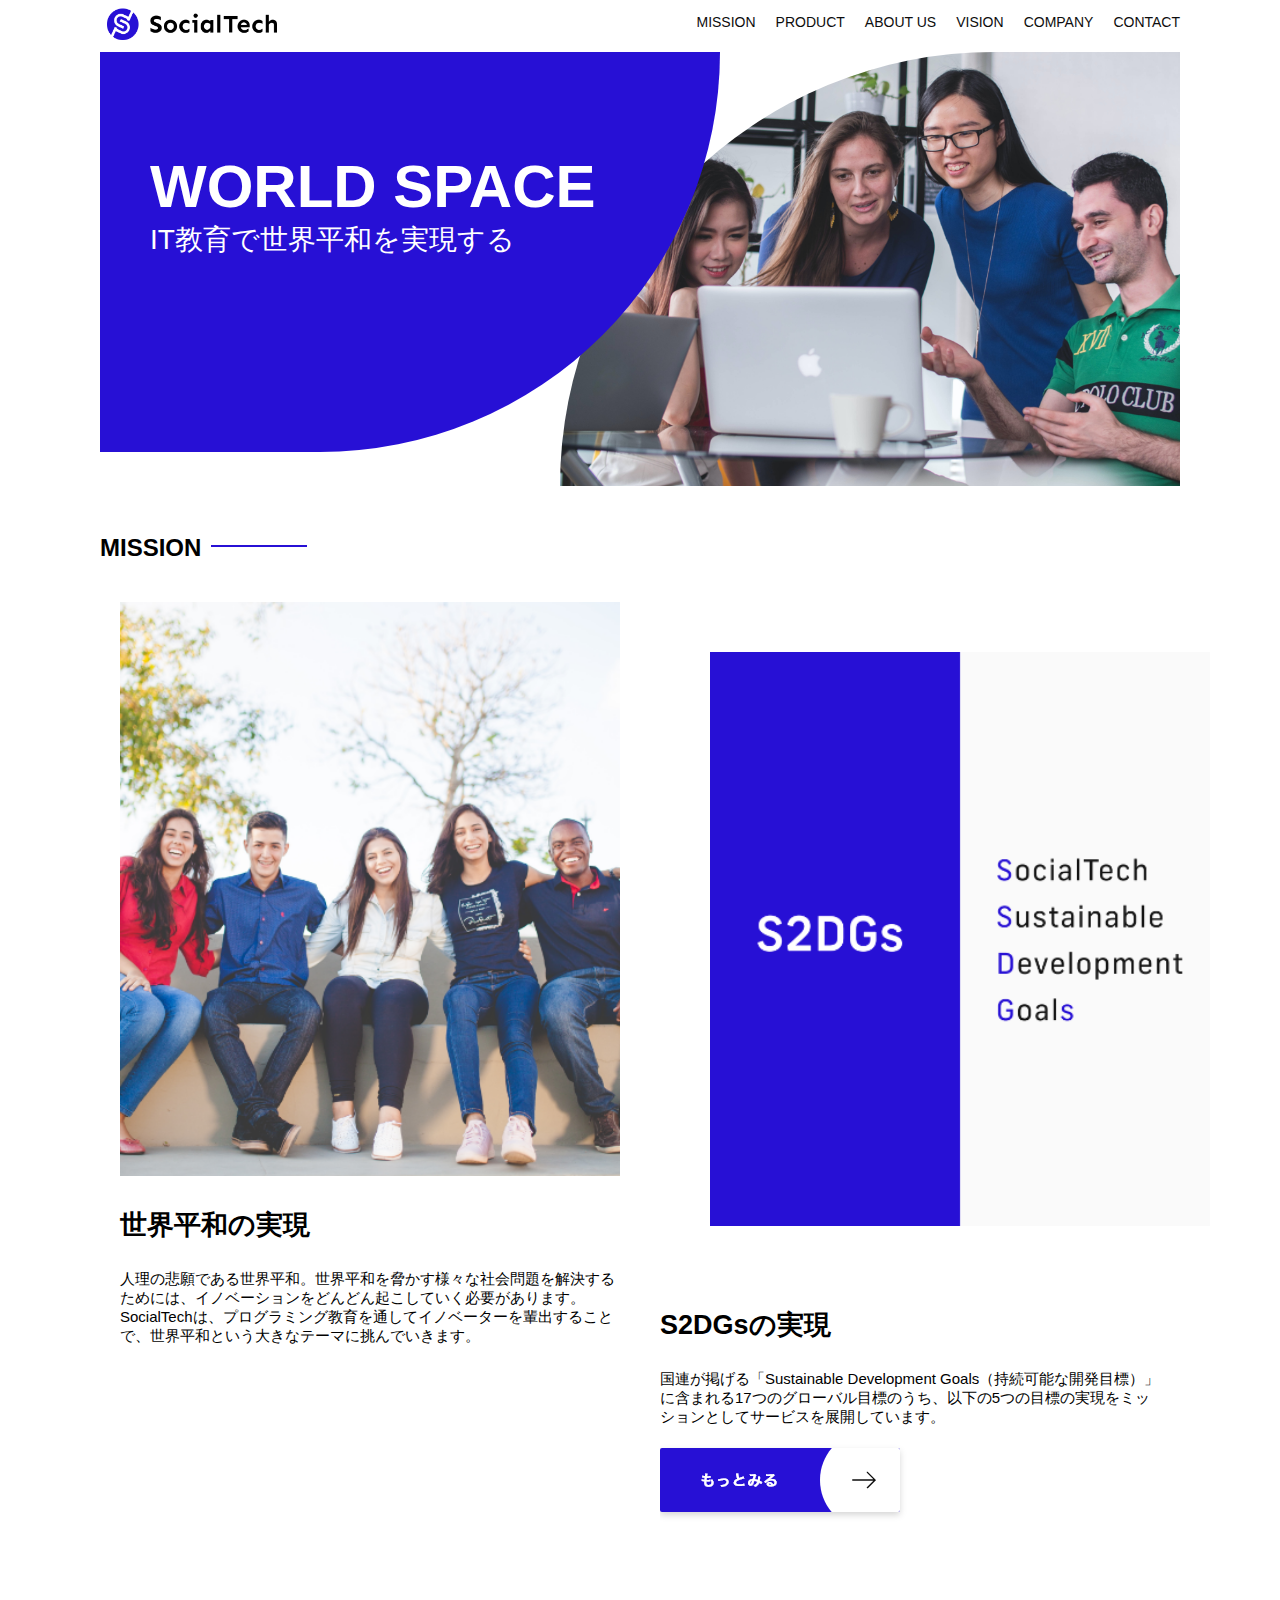
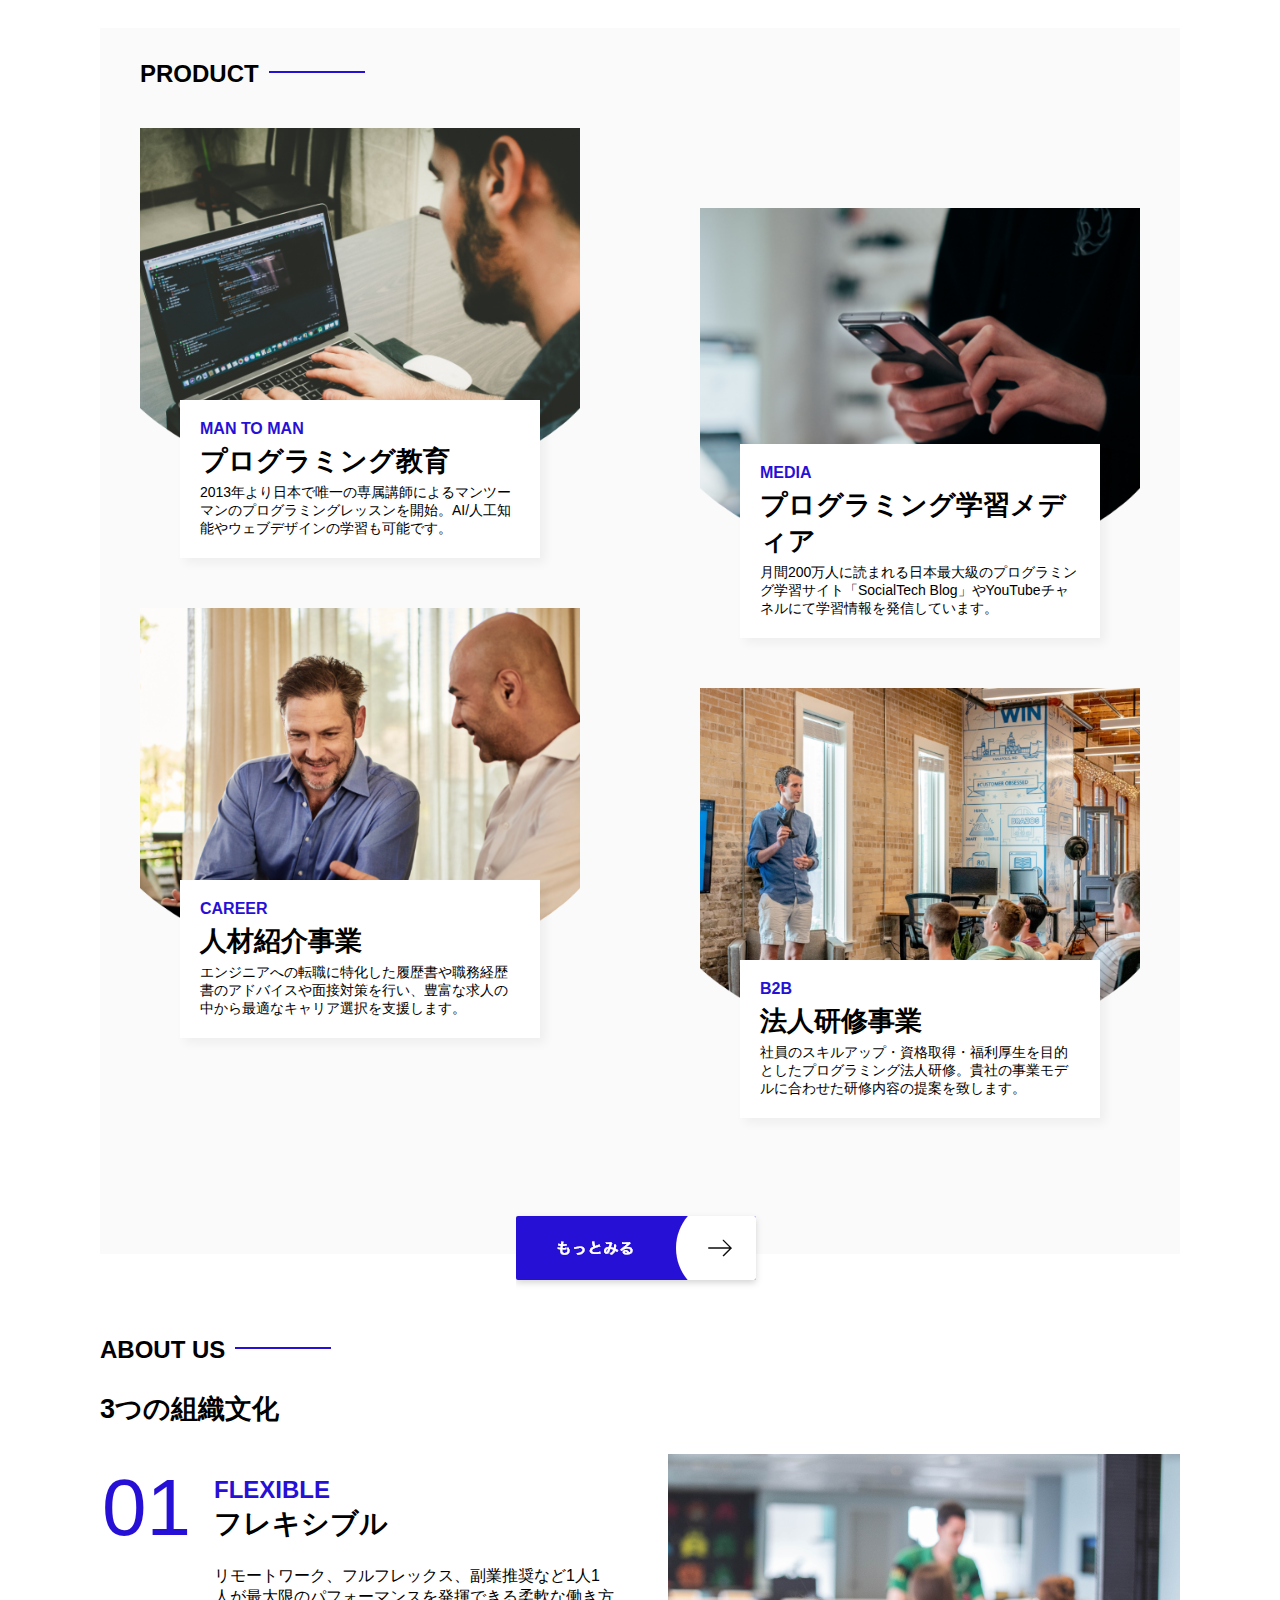
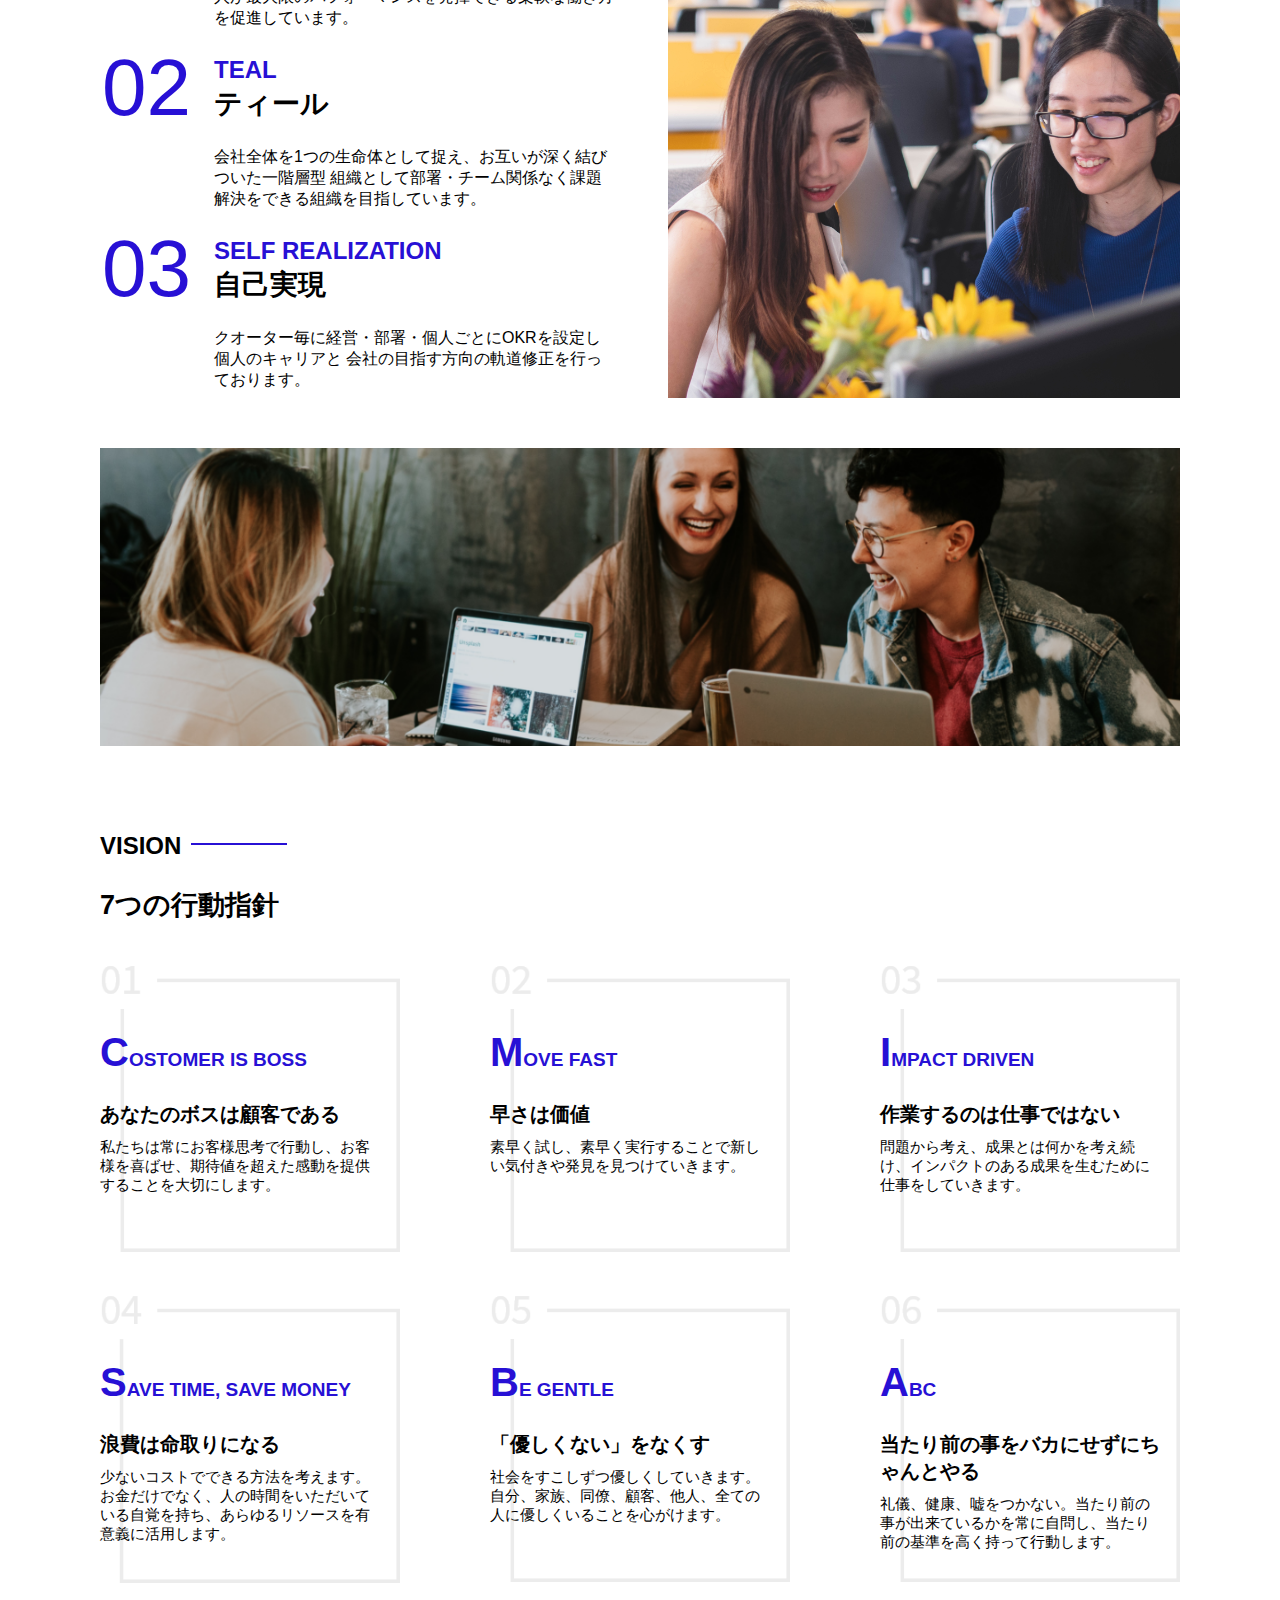
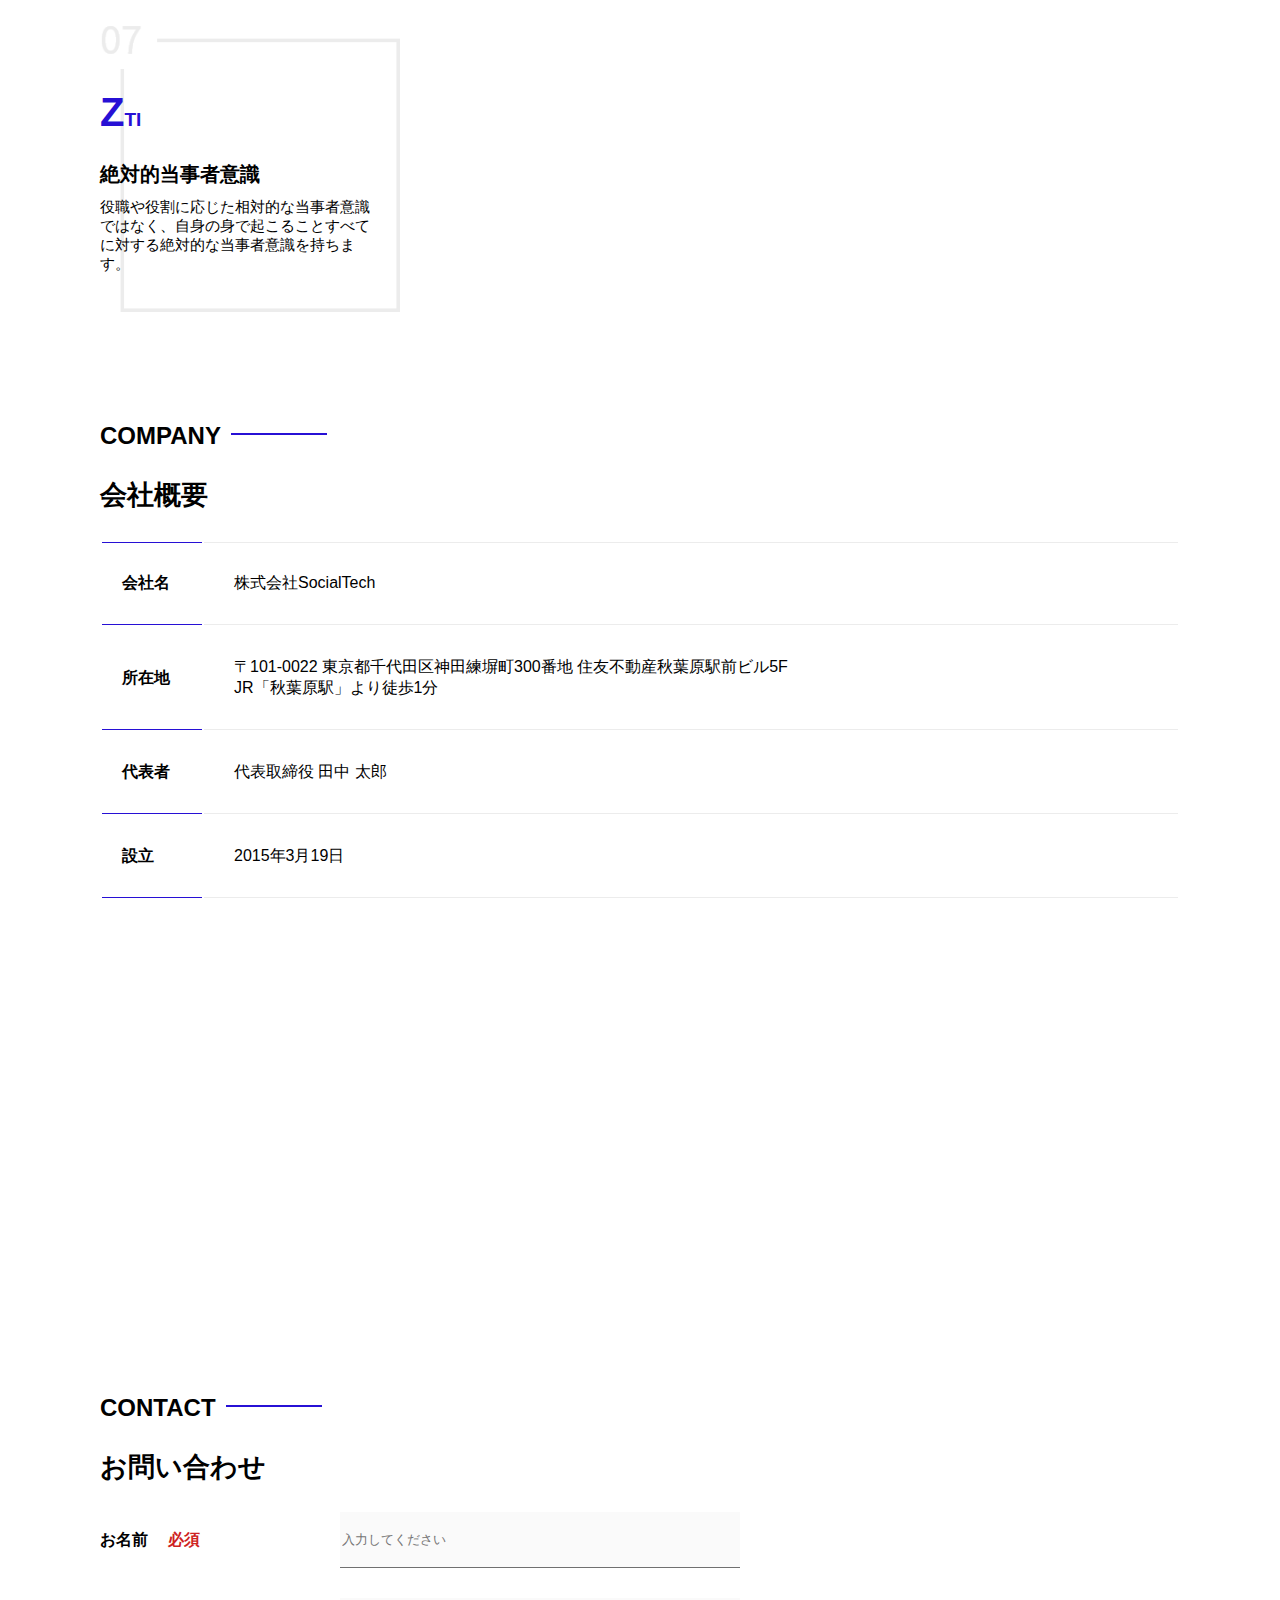
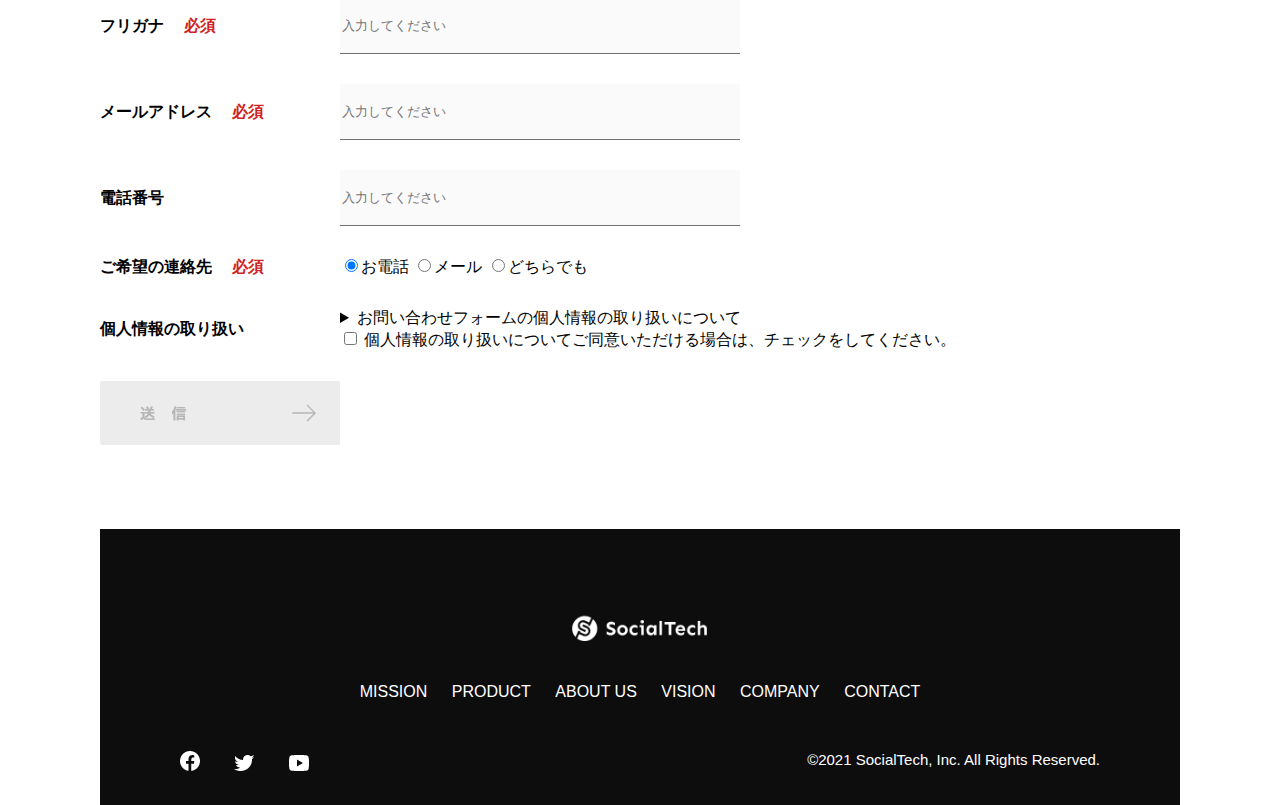
<file: index.html>
<!DOCTYPE html>
<html lang="ja">
<head>
  <title>SocialTech</title>
  <meta charset="UTF-8">
  <meta name="description" content="SocialTechはEdTech業界のリーディングカンパニーを目指します。">
  <meta name="viewport" content="width=device-width, initial-scale=1.0">
  <link rel="stylesheet" href="style.css">
</head>
<body>
  <!-- ヘッダー -->
  <header>
    <!-- ロゴ -->
    <a href="index.html" id="logo"><img src="images/logo.png" alt="トップページに戻る"></a>

     <!-- PC用ナビゲーション -->
    <nav id="nav-pc">
       <ul>
        <li><a href="mission.html">MISSION</a></li>
        <li><a href="product.html">PRODUCT</a></li>
        <li><a href="index.html#aboutus">ABOUT US</a></li>
        <li><a href="index.html#vision">VISION</a></li>
        <li><a href="index.html#company">COMPANY</a></li>
        <li><a href="index.html#contact">CONTACT</a></li>
       </ul>
   </nav>
    <!-- スマホ用メニューボタン -->
       <button id="menu-sp" onclick="document.getElementById('nav-sp').style.display = 'block'">
         <img src="images/button-menu.png" alt="ナビゲーションを開く">
       </button>
              <!-- スマホ用ナビゲーション -->
       <div id="nav-sp">
         <button id="close" onclick="document.getElementById('nav-sp').style.display = 'none'">
           <img src="images/button-close.png" alt="ナビゲーションを閉じる">
         </button>
 
         <nav>
           <ul>
             <li>
               <a id="logo-sp" href="index.html" onclick="document.getElementById('nav-sp').style.display = 'none'"><img src="images/logo-sp.png" alt="トップページに戻る"></a>
             </li>
             <li><a class="menu" href="mission.html" onclick="document.getElementById('nav-sp').style.display = 'none'">MISSION</a></li>
             <li><a class="menu" href="product.html" onclick="document.getElementById('nav-sp').style.display = 'none'">PRODUCT</a></li>
             <li><a class="menu" href="index.html#aboutus" onclick="document.getElementById('nav-sp').style.display = 'none'">ABOUT US</a></li>
             <li><a class="menu" href="index.html#vision" onclick="document.getElementById('nav-sp').style.display = 'none'">VISION</a></li>
             <li><a class="menu" href="index.html#company" onclick="document.getElementById('nav-sp').style.display = 'none'">COMPANY</a></li>
             <li><a class="menu" href="index.html#contact" onclick="document.getElementById('nav-sp').style.display = 'none'">CONTACT</a></li>
           </ul>
         </nav>
         <div id="sns">
           <a href="https://www.facebook.com/sejuku2013">
            <img src="images/button-facebook.png" alt="Facebookのリンク">
           </a>
           <a href="https://twitter.com/samuraijuku">
             <img src="images/button-twitter.png" alt="Twitterのリンク">
           </a>
           <a href="https://www.youtube.com/channel/UCCFOQO5aDK0xXam4cUQXT8g">
             <img src="images/button-youtube.png" alt="YouTubeのリンク">
           </a>
         </div>
       </div>
  </header>
  <main>
    <article>
      <!-- メインビジュアル-->
      <section id="main-visual">
        <div id="main-message">
          <h1>WORLD SPACE</h1>
          <p>IT教育で世界平和を実現する</p>
        </div>
        <img src="images/index/index-main.png" alt="PCの周りに集まる多国籍の仲間たち">
      </section>
      <!-- ミッション-->
       <section id="mission">
        <h2 class="index-h2">MISSION</h2>
        <div id="mission-flex">
          <div>
            <img id="mission-photo" src="images/index/index-mission.png" alt="屋外のベンチで写真を撮影する多国籍の仲間たち">
            <h3>世界平和の実現</h3>
            <p>
              人理の悲願である世界平和。世界平和を脅かす様々な社会問題を解決するためには、イノベーションをどんどん起こしていく必要があります。SocialTechは、プログラミング教育を通してイノベーターを輩出することで、世界平和という大きなテーマに挑んでいきます。
            </p>
          </div>
          <div>
            <img id="s2dgs" src="images/index/s2dgs.png" alt="S2DGs">
            <h3>S2DGsの実現</h3>
            <p>国連が掲げる「Sustainable Development Goals（持続可能な開発目標）」に含まれる17つのグローバル目標のうち、以下の5つの目標の実現をミッションとしてサービスを展開しています。</p>
            <a href="mission.html">
              <img src="images/button-more.png" alt="もっとみる">
            </a>
          </div>
        </div>
       </section>  
      <!-- プロダクト -->
      <section id="product">
        <h2 class="index-h2">PRODUCT</h2>
        <div class="product-flex">
          <div id="product-left">
            <div>
               <img class="product-photo" src="images/index/index-mantoman.png" alt="PCでコードを書く男性">
               <div class="product-explain">
                 <span>MAN TO MAN</span>
                 <h3>プログラミング教育</h3>
                <p>2013年より日本で唯一の専属講師によるマンツーマンのプログラミングレッスンを開始。AI/人工知能やウェブデザインの学習も可能です。</p>
               </div>
             </div>
             <div>
               <img class="product-photo" src="images/index/index-career.png" alt="笑顔で話し合う2人の男性">
               <div class="product-explain">
                 <span>CAREER</span>
                 <h3>人材紹介事業</h3>
                 <p>エンジニアへの転職に特化した履歴書や職務経歴書のアドバイスや面接対策を行い、豊富な求人の中から最適なキャリア選択を支援します。</p>
               </div>
              </div>
          </div>
          <div id="product-right">
            <div>
              <img class="product-photo" src="images/index/index-media.png" alt="スマートフォンを操作する人">
              <div class="product-explain">
                <span>MEDIA</span>
                <h3>プログラミング学習メディア</h3>
                <p>月間200万人に読まれる日本最大級のプログラミング学習サイト「SocialTech Blog」やYouTubeチャネルにて学習情報を発信しています。</p>
              </div>
            </div>
            <div>
              <img class="product-photo" src="images/index/index-b2b.png" alt="講演中の男性とそれを聴く人々">
              <div class="product-explain">
                <span>B2B</span>
                <h3>法人研修事業</h3>
                <p>社員のスキルアップ・資格取得・福利厚生を目的としたプログラミング法人研修。貴社の事業モデルに合わせた研修内容の提案を致します。</p>
              </div>
            </div>
          </div>
        </div>
        <div id="product-more">
          <a href="product.html">
            <img src="images/button-more.png" alt="もっとみる">
          </a>
        </div>
      </section>  
      <!-- ABOUT US -->
      <section id="aboutus">
        <h2 class="index-h2">ABOUT US</h2>
        <h3>3つの組織文化</h3>
        <div>
          <table class="culture-table">
            <tr>
              <td class="culture-num">01</td>
              <th><span class="culture-en">FLEXIBLE</span><br>フレキシブル</th>
            </tr>
            <tr>
              <td>
                <!--空のセル-->
              </td>
              <td class="culture-description">リモートワーク、フルフレックス、副業推奨など1人1人が最大限のパフォーマンスを発揮できる柔軟な働き方を促進しています。</td>
            </tr>
            <tr>
              <td class="culture-num">02</td>
              <th><span class="culture-en">TEAL</span><br>ティール</th>
            </tr>
            <tr>
              <td>
                <!--空のセル-->
              </td>
              <td class="culture-description">会社全体を1つの生命体として捉え、お互いが深く結びついた一階層型 組織として部署・チーム関係なく課題解決をできる組織を目指しています。</td>
            </tr>
            <tr>
              <td class="culture-num">03</td>
              <th><span class="culture-en">SELF REALIZATION</span><br>自己実現</th>
            </tr>
            <tr>
              <td>
                <!--空のセル-->
              </td>
              <td class="culture-description">クオーター毎に経営・部署・個人ごとにOKRを設定し個人のキャリアと 会社の目指す方向の軌道修正を行っております。</td>
            </tr>
          </table>
          <img class="culture-img" src="images/index/index-aboutus1.png" alt="笑顔で話し合う2人の女性">
        </div>
        <img class="culture-img2" src="images/index/index-aboutus2.png" alt="笑顔で話し合う3人の男女">
      </section>
      <section id="vision">
        <h2 class="index-h2">VISION</h2>
        <h3>7つの行動指針</h3>
        <div>
          <div class="vision-box">
            <img src="images/index/vision-01.png" alt="01">
            <div>
              <h4>COSTOMER IS BOSS</h4>
              <h5>あなたのボスは顧客である</h5>
              <p>私たちは常にお客様思考で行動し、お客様を喜ばせ、期待値を超えた感動を提供することを大切にします。</p>
            </div>
          </div>
          <div class="vision-box">               
            <img src="images/index/vision-02.png" alt="02">               <div>                <h4>MOVE FAST</h4>                 <h5>早さは価値</h5>                 <p>素早く試し、素早く実行することで新しい気付きや発見を見つけていきます。</p>               </div>             </div>             <div class="vision-box">               <img src="images/index/vision-03.png" alt="03">               <div>                 <h4>IMPACT DRIVEN</h4>                 <h5>作業するのは仕事ではない</h5>                 <p>問題から考え、成果とは何かを考え続け、インパクトのある成果を生むために仕事をしていきます。</p>               </div>             </div>             <div class="vision-box">               <img src="images/index/vision-04.png" alt="04">               <div>                 <h4>SAVE TIME, SAVE MONEY</h4>                 <h5>浪費は命取りになる</h5>                 <p>少ないコストでできる方法を考えます。お金だけでなく、人の時間をいただいている自覚を持ち、あらゆるリソースを有意義に活用します。</p>               </div>             </div>
             <div class="vision-box">
               <img src="images/index/vision-05.png" alt="05">
               <div>
                 <h4>BE GENTLE</h4>
                 <h5>「優しくない」をなくす</h5>
                 <p>社会をすこしずつ優しくしていきます。自分、家族、同僚、顧客、他人、全ての人に優しくいることを心がけます。</p>
               </div>
             </div>
             <div class="vision-box">
               <img src="images/index/vision-06.png" alt="06">
               <div>
                 <h4>ABC</h4>
                 <h5>当たり前の事をバカにせずにちゃんとやる</h5>
                 <p>礼儀、健康、嘘をつかない。当たり前の事が出来ているかを常に自問し、当たり前の基準を高く持って行動します。</p>
               </div>
             </div>
             <div class="vision-box">
               <img src="images/index/vision-07.png" alt="07">
               <div>
                 <h4>ZTI</h4>
                 <h5>絶対的当事者意識</h5>
                 <p>役職や役割に応じた相対的な当事者意識ではなく、自身の身で起こることすべてに対する絶対的な当事者意識を持ちます。</p>
               </div>
             </div>
        </div>
      </section>
      <section id="company">
        <h2 class="index-h2">COMPANY</h2>
        <h3>会社概要</h3>
          <table id="company-table">
             <tr>
               <th class="tableheader tableheader-first">会社名</th>
               <td class="cell cell-first">株式会社SocialTech</td>
             </tr>
             <tr>
               <th class="tableheader">所在地</th>
               <td class="cell">〒101-0022 東京都千代田区神田練塀町300番地 住友不動産秋葉原駅前ビル5F<br>JR「秋葉原駅」より徒歩1分</td>
             </tr>
             <tr>
               <th class="tableheader">代表者</th>
               <td class="cell">代表取締役 田中 太郎</td>
             </tr>
             <tr>
               <th class="tableheader">設立</th>
               <td class="cell">2015年3月19日</td>
             </tr>
            </table>
            <iframe src="https://www.google.com/maps/embed?pb=!1m18!1m12!1m3!1d3240.0688540195165!2d139.7746526!3d35.6999232!2m3!1f0!2f0!3f0!3m2!1i1024!2i768!4f13.1!3m3!1m2!1s0x60188fee13660e23%3A0x77137876edf742ac!2z5L2P5Y-L5LiN5YuV55Sj56eL6JGJ5Y6f6aeF5YmN44OT44Or!5e0!3m2!1sja!2sjp!4v1753078180554!5m2!1sja!2sjp" width="600" height="450" style="border:0;" allowfullscreen="" loading="lazy" referrerpolicy="no-referrer-when-downgrade"></iframe>
      </section>
      <section id="contact">
        <h2 class="index-h2">CONTACT</h2>
        <h3>お問い合わせ</h3>
        <form>
          <div>
            <div class="contact-heading">
              <label class="contact-label">お名前<span class="contact-span">必須</span></label>
            </div>
            <div>
              <input type="text" name="name" placeholder="入力してください" class="contact-textbox">
            </div>
          </div>
          <div>
            <div class="contact-heading">
              <label class="contact-label">フリガナ<span class="contact-span">必須</span></label>
            </div>
            <div>
              <input type="text" name="hurigana" placeholder="入力してください" class="contact-textbox">
            </div>
          </div>
          <div>
            <div class="contact-heading">
              <label class="contact-label">メールアドレス<span class="contact-span">必須</span></label>
            </div>
            <div>
              <input type="text" name="email" placeholder="入力してください" class="contact-textbox">
            </div>
          </div>
          <div>
            <div class="contact-heading">
              <label class="contact-label">電話番号</label>
            </div>
            <div>
              <input type="text" name="tel" placeholder="入力してください" class="contact-textbox">
            </div>
          </div>
           <div>
            <div class="contact-heading">
              <label class="contact-label">ご希望の連絡先<span class="contact-span">必須</span></label>
            </div>
            <div>
              <input class="radiobutton" type="radio" value="tel" name="contact" checked><label>お電話</label>
              <input class="radiobutton" type="radio" value="mail" name="contact"><label>メール</label>
              <input class="radiobutton" type="radio" value="both" name="contact"><label>どちらでも</label>
            </div>
          </div>
           <div> 
                <div class="contact-heading"> 
                <label class="contact-label">個人情報の取り扱い</label> 
           </div>
           <div>
            <details> 
               <summary>お問い合わせフォームの個人情報の取り扱いについて</summary>
                <div> 
                  <dl> 
                    <dt>１．組織の名称又は氏名</dt>
                    <dd>株式会社SocialTech</dd>
                    <dt>２．個人情報保護管理者（若しくはその代理人）の氏名又は職名、所属及び連絡先</dt>
                  <dd>
                         <p>鈴木 一郎 コーポレート部</p>
                         <p>メールアドレス：samurai@example.com</p>
                         <p>TEL：03-1234-5678</p>
                       <dt>３．個人情報の利用目的</dt>
                       </dd>
                       <dd>
                         <ul>
                           <li>本サービス及び本サービスに関連する情報の提供又はそれらに関する連絡のため</li>
                           <li>ユーザーの本人確認のため</li>
                           <li>当社サービスのご案内のため</li>
                           <li>当社の商品等の広告または宣伝（電子メールによるものを含むものとします。）</li>
                         </ul>
                       </dd>
                       <dt>４．個人情報の取り扱い業務の委託</dt>
                       <dd>個人情報の取扱業務の全部または一部を外部に業務委託する場合があります。その際、弊社は、個人情報を適切に保護できる管理体制を敷き実行していることを条件として委託先を厳選したうえで、機密保持契約を委託先と締結し、お客様の個人情報を厳密に管理させます。</dd>
                       <dt>５．個人情報の開示等の請求</dt>
                       <dd>
                         お客様は、弊社に対してご自身の個人情報の開示等（利用目的の通知、開示、内容の訂正・追加・削除、利用の停止または消去、第三者への提供の停止）に関して、当社問合わせ窓口に申し出ることができます。<br>
                         その際、弊社はお客様ご本人を確認させていただいたうえで、合理的な期間内に対応いたします。<br>
                         なお、個人情報に関する弊社問合わせ先は、次の通りです。
                       </dd>
                       <dd>
                         <p>株式会社SocialTech　個人情報問合せ窓口</p>
                         <p>〒150-0043　東京都千代田区神田練塀町300番地 住友不動産秋葉原駅前ビル5F</p>
                         <p>メールアドレス：samurai@example.com　TEL：03-1234-5678</p>
                       </dd>
 
                       <dt>６．個人情報を提供されることの任意性について</dt>
                       <dd>お客様がご自身の個人情報を弊社に提供されるか否かは、お客様のご判断によりますが、もしご提供されない場合には、適切なサービスが提供できない場合がありますので予めご了承ください。</dd>
                     </dl>
                   </div>
                 </details>
                 <input type="checkbox" name="agree">
                 <span>個人情報の取り扱いについてご同意いただける場合は、チェックをしてください。</span>
               </div>
             </div>
             <input type="image" src="images/button-submit.png" alt="送信する">
        </form>
    </article>
  </main>
      <footer>
      <div id="footer-logo">
        <img src="images/logo-sp.png" alt="SocialTech">
      </div>
       <div id="footer-link">
        <a href="mission.html">MISSION</a>
        <a href="product.html">PRODUCT</a>
        <a href="index.html#aboutus">ABOUT US</a>
        <a href="index.html#vision">VISION</a>
        <a href="index.html#company">COMPANY</a>
        <a href="index.html#contact">CONTACT</a>
       </div>
        <div id="sns-footer">
         <div class="sns-btns">
           <a href="https://www.facebook.com/sejuku2013"><img src="images/button-facebook.png" alt="Facebookのリンク"></a>
           <a href="https://twitter.com/samuraijuku"><img src="images/button-twitter.png" alt="Twitterのリンク"></a>
           <a href="https://www.youtube.com/channel/UCCFOQO5aDK0xXam4cUQXT8g"><img src="images/button-youtube.png" alt="YouTubeのリンク"></a>
         </div>
         <p id="copyright">&copy;2021 SocialTech, Inc. All Rights Reserved.</p>
       </div>
    </footer>
</body>

</html>
</file>
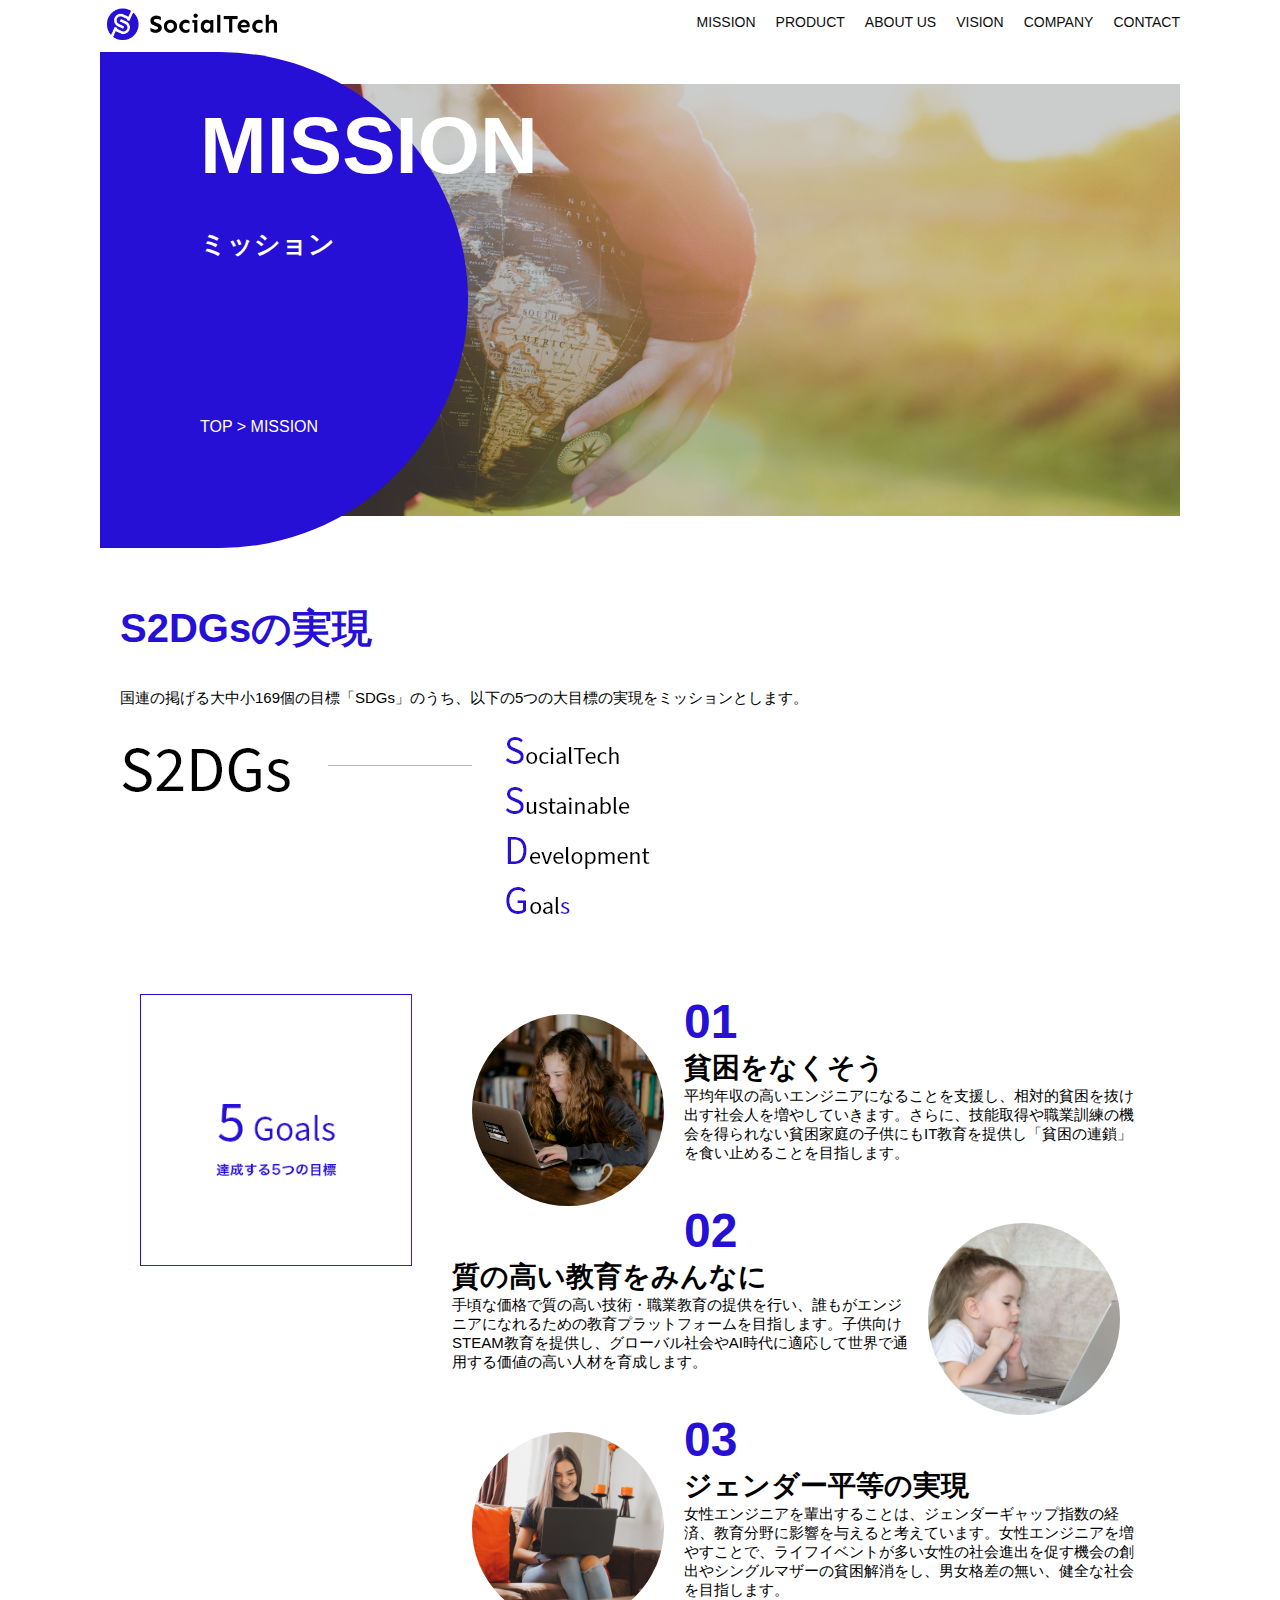
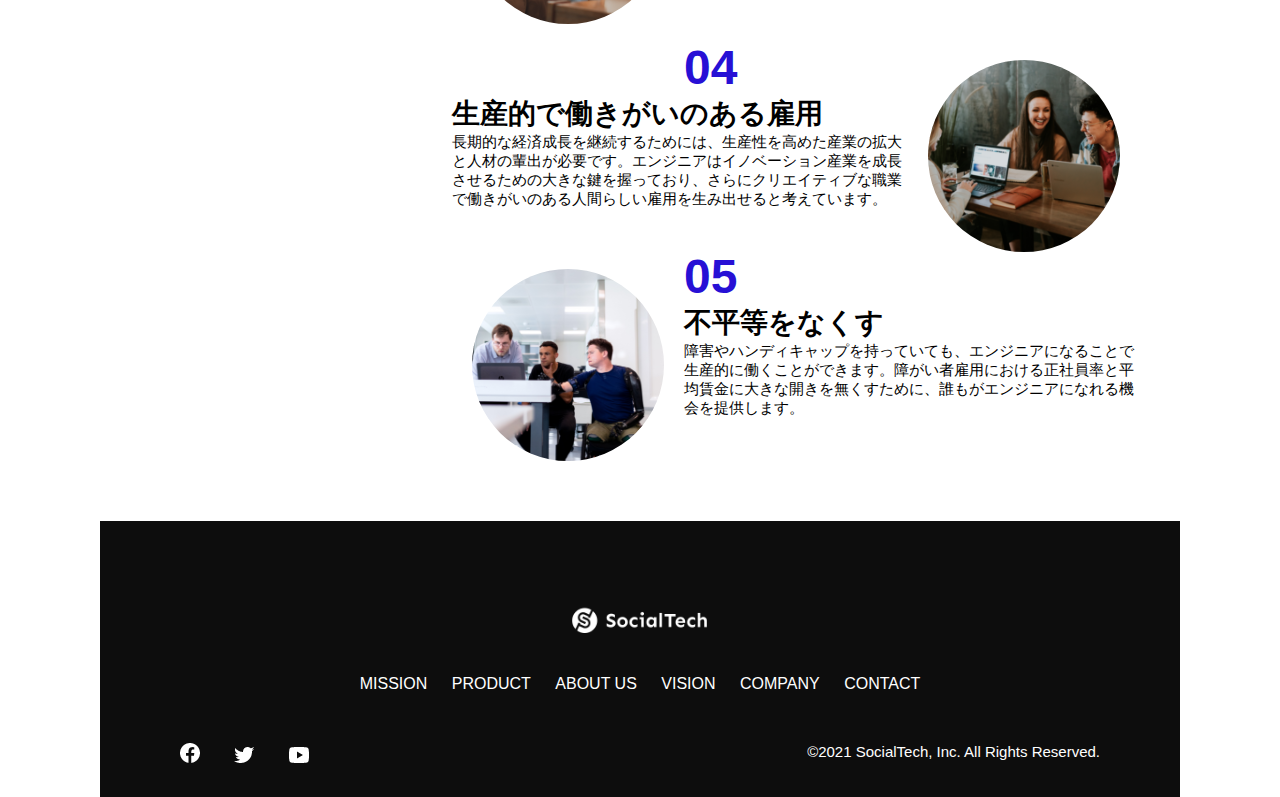
<file: mission.html>
<!DOCTYPE html>
<html lang="ja">
  <head>
    <title>SocialTech - MISSION ミッション -</title>
    <meta charset="utf-8">
    <meta name="description" content="SocialTechが目指す5つの目標（S2DGs）を紹介します">
    <meta name="viewport" content="width=device-width, initial-scale=1.0">
    <link rel="stylesheet" href="style.css">
  </head>

  <body>
    <!-- ヘッダー -->
    <header>
      <!-- ロゴ -->
      <a href="index.html" id="logo">
        <img src="images/logo.png" alt="トップページに戻る">
      </a>

      <!-- PC用ナビゲーション -->
      <nav id="nav-pc">
        <ul>
          <li><a href="mission.html">MISSION</a></li>
          <li><a href="product.html">PRODUCT</a></li>
          <li><a href="index.html#aboutus">ABOUT US</a></li>
          <li><a href="index.html#vision">VISION</a></li>
          <li><a href="index.html#company">COMPANY</a></li>
          <li><a href="index.html#contact">CONTACT</a></li>
        </ul>
      </nav>

      <!-- スマホ用メニューボタン -->
      <button id="menu-sp" onclick="document.getElementById('nav-sp').style.display = 'block'">
        <img src="images/button-menu.png" alt="ナビゲーションを開く">
      </button>

      <!-- スマホ用ナビゲーション -->
      <div id="nav-sp">
        <button id="close" onclick="document.getElementById('nav-sp').style.display = 'none'">
          <img src="images/button-close.png" alt="ナビゲーションを閉じる">
        </button>

        <nav>
          <ul>
            <li>
              <a id="logo-sp" href="index.html" onclick="document.getElementById('nav-sp').style.display = 'none'"><img src="images/logo-sp.png" alt="トップページに戻る"></a>
            </li>
            <li><a class="menu" href="mission.html" onclick="document.getElementById('nav-sp').style.display = 'none'">MISSION</a></li>
            <li><a class="menu" href="product.html" onclick="document.getElementById('nav-sp').style.display = 'none'">PRODUCT</a></li>
            <li><a class="menu" href="index.html#aboutus" onclick="document.getElementById('nav-sp').style.display = 'none'">ABOUT US</a></li>
            <li><a class="menu" href="index.html#vision" onclick="document.getElementById('nav-sp').style.display = 'none'">VISION</a></li>
            <li><a class="menu" href="index.html#company" onclick="document.getElementById('nav-sp').style.display = 'none'">COMPANY</a></li>
            <li><a class="menu" href="index.html#contact" onclick="document.getElementById('nav-sp').style.display = 'none'">CONTACT</a></li>
          </ul>
        </nav>
        <div id="sns">
          <a href="https://www.facebook.com/sejuku2013">
            <img src="images/button-facebook.png" alt="Facebookのリンク">
          </a>
          <a href="https://twitter.com/samuraijuku">
            <img src="images/button-twitter.png" alt="Twitterのリンク">
          </a>
          <a href="https://www.youtube.com/channel/UCCFOQO5aDK0xXam4cUQXT8g">
            <img src="images/button-youtube.png" alt="YouTubeのリンク">
          </a>
        </div>
      </div>
    </header>

    <main>
      <article>
         <section id="mission-main">
           <div class="mission-main-inner">
             <div id="mission-title">
               <h1>MISSION<br><span>ミッション</span></h1>
               <p>TOP > MISSION</p>
             </div>
           </div>
         </section>
         <section id="mission-s2dgs">
            <h2 class="mission-h2">S2DGsの実現</h2>
            <p>国連の掲げる大中小169個の目標「SDGs」のうち、以下の5つの大目標の実現をミッションとします。</p>
            <img src="images/mission/mission-s2dgs.png" alt="S2DGs">
          </section>
          <section id="mission-five-goals">
             <div class="five-goals-image">
               <img src="images/mission/mission-5goals.png" alt="5Goals">
             </div>
             <div class="five-goals-read">
             <div>
               <img class="fivegoals-image-left" src="images/mission/mission-5goals01.png" alt="PCを操作する女の子">
               <span class="fivegoals-number">01</span>
               <h3 class="fivegoals-h3">貧困をなくそう</h3>
               <p class="fivegoals-p">平均年収の高いエンジニアになることを支援し、相対的貧困を抜け出す社会人を増やしていきます。さらに、技能取得や職業訓練の機会を得られない貧困家庭の子供にもIT教育を提供し「貧困の連鎖」を食い止めることを目指します。</p>
             </div>
             <div>
               <img class="fivegoals-image-right" src="images/mission/mission-5goals02.png" alt="PCを見つめる小さい女の子">
               <span class="fivegoals-number">02</span>
               <h3 class="fivegoals-h3">質の高い教育をみんなに</h3>
               <p class="fivegoals-p">手頃な価格で質の高い技術・職業教育の提供を行い、誰もがエンジニアになれるための教育プラットフォームを目指します。子供向けSTEAM教育を提供し、グローバル社会やAI時代に適応して世界で通用する価値の高い人材を育成します。</p>
             </div>
             <div>
               <img class="fivegoals-image-left" src="images/mission/mission-5goals03.png" alt="PCを操作する女性">
               <span class="fivegoals-number">03</span>
               <h3 class="fivegoals-h3">ジェンダー平等の実現</h3>
               <p class="fivegoals-p">女性エンジニアを輩出することは、ジェンダーギャップ指数の経済、教育分野に影響を与えると考えています。女性エンジニアを増やすことで、ライフイベントが多い女性の社会進出を促す機会の創出やシングルマザーの貧困解消をし、男女格差の無い、健全な社会を目指します。</p>
             </div>
             <div>
               <img class="fivegoals-image-right" src="images/mission/mission-5goals04.png" alt="笑顔で話し合う3人の男女">
               <span class="fivegoals-number">04</span>
               <h3 class="fivegoals-h3">生産的で働きがいのある雇用</h3>
               <p class="fivegoals-p">長期的な経済成長を継続するためには、生産性を高めた産業の拡大と人材の輩出が必要です。エンジニアはイノベーション産業を成長させるための大きな鍵を握っており、さらにクリエイティブな職業で働きがいのある人間らしい雇用を生み出せると考えています。</p>
             </div>
             <div>
               <img class="fivegoals-image-left" src="images/mission/mission-5goals05.png" alt="障害を持つ男性が生き生きと働く様子">
               <span class="fivegoals-number">05</span>
               <h3 class="fivegoals-h3">不平等をなくす</h3>
               <p class="fivegoals-p">障害やハンディキャップを持っていても、エンジニアになることで生産的に働くことができます。障がい者雇用における正社員率と平均賃金に大きな開きを無くすために、誰もがエンジニアになれる機会を提供します。</p>
             </div>
           </div>
         </section>
      </article>
    </main>

    <footer>
      <div id="footer-logo">
        <img src="images/logo-sp.png" alt="SocialTech">
      </div>
      <div id="footer-link">
        <a href="mission.html">MISSION</a>
        <a href="product.html">PRODUCT</a>
        <a href="index.html#aboutus">ABOUT US</a>
        <a href="index.html#vision">VISION</a>
        <a href="index.html#company">COMPANY</a>
        <a href="index.html#contact">CONTACT</a>
      </div>
      <div id="sns-footer">
        <div class="sns-btns">
          <a href="https://www.facebook.com/sejuku2013"><img src="images/button-facebook.png" alt="Facebookのリンク"></a>
          <a href="https://twitter.com/samuraijuku"><img src="images/button-twitter.png" alt="Twitterのリンク"></a>
          <a href="https://www.youtube.com/channel/UCCFOQO5aDK0xXam4cUQXT8g"><img src="images/button-youtube.png" alt="YouTubeのリンク"></a>
        </div>
        <p id="copyright">&copy;2021 SocialTech, Inc. All Rights Reserved.</p>
      </div>
    </footer>

  </body>
</html>
</file>
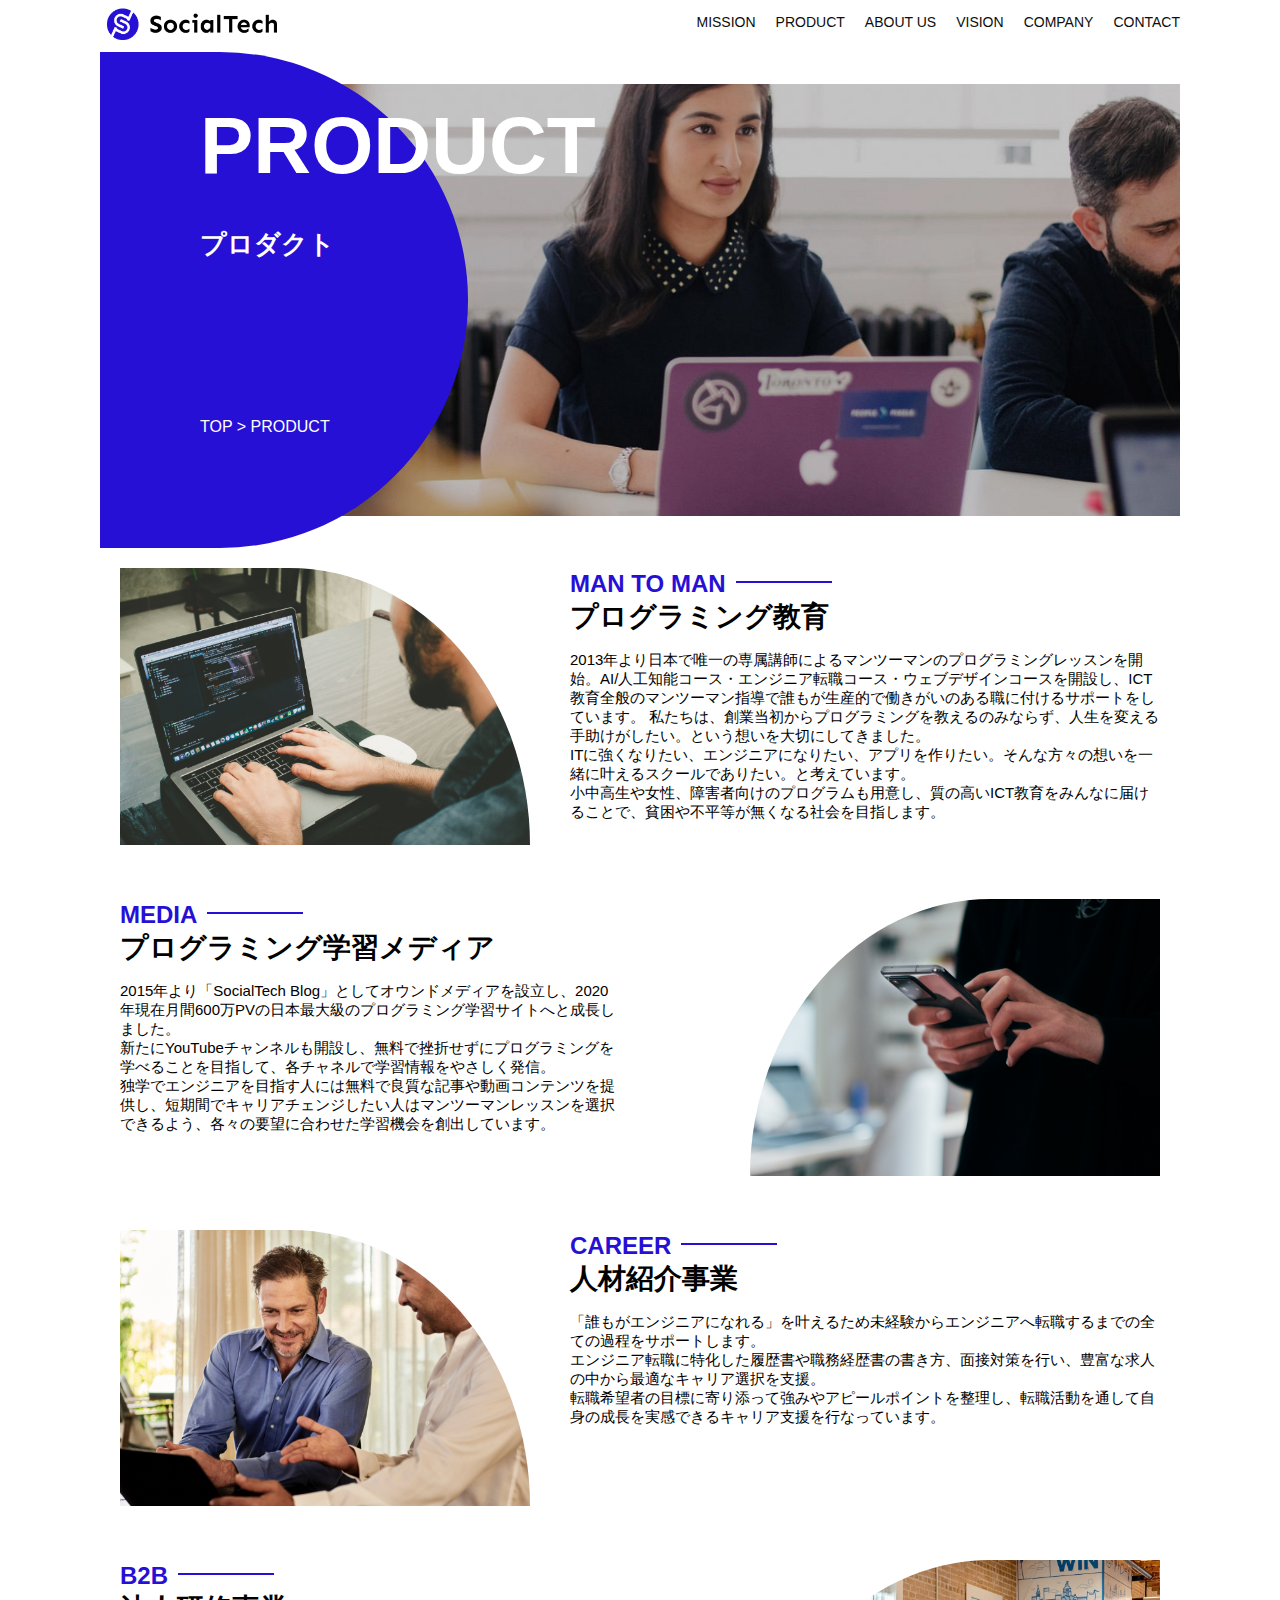
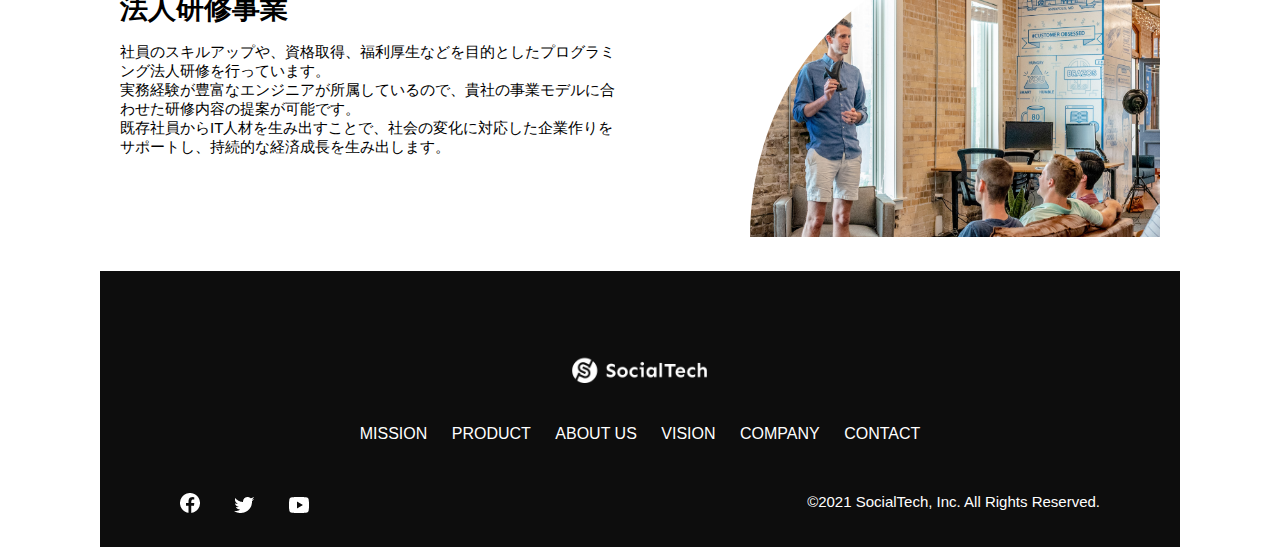
<file: product.html>
<!DOCTYPE html>
<html lang="ja">
  <head>
    <title>SocialTech -PRODUCT プロダクト-</title>
    <meta charset="utf-8">
    <meta name="description" content="SocialTechの4つのプロダクトを紹介します">
    <meta name="viewport" content="width=device-width, initial-scale=1.0">
    <link rel="stylesheet" href="style.css">
  </head>

  <body>
    <!-- ヘッダー -->
    <header>
      <!-- ロゴ -->
      <a href="index.html" id="logo">
        <img src="images/logo.png" alt="トップページに戻る">
      </a>

      <!-- PC用ナビゲーション -->
      <nav id="nav-pc">
        <ul>
          <li><a href="mission.html">MISSION</a></li>
          <li><a href="product.html">PRODUCT</a></li>
          <li><a href="index.html#aboutus">ABOUT US</a></li>
          <li><a href="index.html#vision">VISION</a></li>
          <li><a href="index.html#company">COMPANY</a></li>
          <li><a href="index.html#contact">CONTACT</a></li>
        </ul>
      </nav>

      <!-- スマホ用メニューボタン -->
      <button id="menu-sp" onclick="document.getElementById('nav-sp').style.display = 'block'">
        <img src="images/button-menu.png" alt="ナビゲーションを開く">
      </button>

      <!-- スマホ用ナビゲーション -->
      <div id="nav-sp">
        <button id="close" onclick="document.getElementById('nav-sp').style.display = 'none'">
          <img src="images/button-close.png" alt="ナビゲーションを閉じる">
        </button>

        <nav>
          <ul>
            <li>
              <a id="logo-sp" href="index.html" onclick="document.getElementById('nav-sp').style.display = 'none'"><img src="images/logo-sp.png" alt="トップページに戻る"></a>
            </li>
            <li><a class="menu" href="mission.html" onclick="document.getElementById('nav-sp').style.display = 'none'">MISSION</a></li>
            <li><a class="menu" href="product.html" onclick="document.getElementById('nav-sp').style.display = 'none'">PRODUCT</a></li>
            <li><a class="menu" href="index.html#aboutus" onclick="document.getElementById('nav-sp').style.display = 'none'">ABOUT US</a></li>
            <li><a class="menu" href="index.html#vision" onclick="document.getElementById('nav-sp').style.display = 'none'">VISION</a></li>
            <li><a class="menu" href="index.html#company" onclick="document.getElementById('nav-sp').style.display = 'none'">COMPANY</a></li>
            <li><a class="menu" href="index.html#contact" onclick="document.getElementById('nav-sp').style.display = 'none'">CONTACT</a></li>
          </ul>
        </nav>
        <div id="sns">
          <a href="https://www.facebook.com/sejuku2013">
            <img src="images/button-facebook.png" alt="Facebookのリンク">
          </a>
          <a href="https://twitter.com/samuraijuku">
            <img src="images/button-twitter.png" alt="Twitterのリンク">
          </a>
          <a href="https://www.youtube.com/channel/UCCFOQO5aDK0xXam4cUQXT8g">
            <img src="images/button-youtube.png" alt="YouTubeのリンク">
          </a>
        </div>
      </div>
    </header>

    <main>
      <article>
         <section id="product-main">
           <div class="product-main-inner">
             <div id="product-title">
               <h1>PRODUCT<br><span>プロダクト</span></h1>
               <p>TOP > PRODUCT</p>
             </div>
           </div>
         </section>

         <section class="product-section product-section-left">
           <div class="product-section-img">
             <img src="images/product/product-mantoman.png" alt="PCでコードを書く男性">
           </div>
           <div class="product-read">
             <h2 class="product-h2">MAN TO MAN</h2>
             <h3 class="product-h3">プログラミング教育</h3>
             <p>
               2013年より日本で唯一の専属講師によるマンツーマンのプログラミングレッスンを開始。AI/人工知能コース・エンジニア転職コース・ウェブデザインコースを開設し、ICT教育全般のマンツーマン指導で誰もが生産的で働きがいのある職に付けるサポートをしています。 私たちは、創業当初からプログラミングを教えるのみならず、人生を変える手助けがしたい。という想いを大切にしてきました。<br>ITに強くなりたい、エンジニアになりたい、アプリを作りたい。そんな方々の想いを一緒に叶えるスクールでありたい。と考えています。<br>小中高生や女性、障害者向けのプログラムも用意し、質の高いICT教育をみんなに届けることで、貧困や不平等が無くなる社会を目指します。
             </p>
           </div>
         </section>
 
         <section class="product-section product-section-right">
           <div class="product-read">
             <h2 class="product-h2">MEDIA</h2>
             <h3 class="product-h3">プログラミング学習メディア</h3>
             <p>2015年より「SocialTech Blog」としてオウンドメディアを設立し、2020年現在月間600万PVの日本最大級のプログラミング学習サイトへと成長しました。<br>新たにYouTubeチャンネルも開設し、無料で挫折せずにプログラミングを学べることを目指して、各チャネルで学習情報をやさしく発信。<br>独学でエンジニアを目指す人には無料で良質な記事や動画コンテンツを提供し、短期間でキャリアチェンジしたい人はマンツーマンレッスンを選択できるよう、各々の要望に合わせた学習機会を創出しています。</p>
           </div>
           <div class="product-section-img">
             <img src="images/product/product-media.png" alt="スマートフォンを操作する人">
           </div>
         </section>
 
         <section class="product-section product-section-left">
           <div class="product-section-img">
             <img src="images/product/product-career.png" alt="笑顔で話し合う2人の男性">
           </div>
           <div class="product-read">
             <h2 class="product-h2">CAREER</h2>
             <h3 class="product-h3">人材紹介事業</h3>
             <p>「誰もがエンジニアになれる」を叶えるため未経験からエンジニアへ転職するまでの全ての過程をサポートします。<br>エンジニア転職に特化した履歴書や職務経歴書の書き方、面接対策を行い、豊富な求人の中から最適なキャリア選択を支援。<br>転職希望者の目標に寄り添って強みやアピールポイントを整理し、転職活動を通して自身の成長を実感できるキャリア支援を行なっています。<br></p>
           </div>
         </section>
 
         <section class="product-section product-section-right">
           <div class="product-read">
             <h2 class="product-h2">B2B</h2>
             <h3 class="product-h3">法人研修事業</h3>
             <p>社員のスキルアップや、資格取得、福利厚生などを目的としたプログラミング法人研修を行っています。<br>実務経験が豊富なエンジニアが所属しているので、貴社の事業モデルに合わせた研修内容の提案が可能です。<br>既存社員からIT人材を生み出すことで、社会の変化に対応した企業作りをサポートし、持続的な経済成長を生み出します。</p>
           </div>
           <div class="product-section-img">
             <img src="images/product/product-b2b.png" alt="講演中の男性とそれを聴く人々">
           </div>
         </section>
      </article>
    </main>

    <footer>
      <div id="footer-logo">
        <img src="images/logo-sp.png" alt="SocialTech">
      </div>
      <div id="footer-link">
        <a href="mission.html">MISSION</a>
        <a href="product.html">PRODUCT</a>
        <a href="index.html#aboutus">ABOUT US</a>
        <a href="index.html#vision">VISION</a>
        <a href="index.html#company">COMPANY</a>
        <a href="index.html#contact">CONTACT</a>
      </div>
      <div id="sns-footer">
        <div class="sns-btns">
          <a href="https://www.facebook.com/sejuku2013"><img src="images/button-facebook.png" alt="Facebookのリンク"></a>
          <a href="https://twitter.com/samuraijuku"><img src="images/button-twitter.png" alt="Twitterのリンク"></a>
          <a href="https://www.youtube.com/channel/UCCFOQO5aDK0xXam4cUQXT8g"><img src="images/button-youtube.png" alt="YouTubeのリンク"></a>
        </div>
        <p id="copyright">&copy;2021 SocialTech, Inc. All Rights Reserved.</p>
      </div>
    </footer>
    
  </body>
</html>
</file>
<file: style.css>
#product {
  margin: 80px auto 80px auto;
}
.product-flex {
  display: flex;
  gap: 40px;
}
#product-left, #product-right {
  width: 50%;
}
/* PC、スマホ共通スタイル */
* {
  box-sizing: border-box;
}

p {
  font-size: 15px;
}

body {
  max-width: 1080px;
  margin: 0 auto 0 auto;
  font-family: "Source Sans Pro", "Hiragino Kaku Gothic ProN", Meiryo, Arial, sans-serif;
}
header{
  display: flex;
  justify-content: space-between;
}
#nav-pc{
  font-size: 14px;
}
#nav-pc ul{
  display: flex;
  padding-left: 0;
}
#nav-pc li{
  list-style: none;
}
#nav-pc a{
  text-decoration: none;
  margin-left: 20px;
  color: #0d0d0d;
}
#nav-pc a:hover{
  text-decoration: underline;
}
#main-visual {
   position: relative;
   height: 400px;
}
#main-message {
  position: absolute;
  top: 0;
  left: 0;
  background-color: #2710d5;
  color: #ffffff;
  border-radius: 0 0 476px 0;
  max-width: 620px;
  width: 100%;
  height: 100%;
  z-index: 11;
}
#main-message >h1{
  font-size: 60px;
  margin: 100px 0 0 50px;
}
#main-message >p{
  font-size: 28px;
  margin: 0 0 0 50px;
}
#main-visual >img{
  position: absolute;
  top: 0;
  right: 0;
  max-width: 620px;
  border-radius: 476px 0 0 0;
  z-index: 10;
}
ßh2{
  margin: 40px 0 0 0;
}
h2::after{
  content: url(images/line.png);
  margin-left: 10px;
}
h3{
  font-size: 27px;
}
#mission{
  margin: 80px auto 80px auto;
}
#mission-flex{
  display: flex;
}
#mission-flex > div {
  width: 50%;
  margin: 20px;
}
#mission-photo{
  width: 100%;
}
#s2dgs{
  margin: 50px;
  width: 100%;
}
#product {
  background-color: #fafafa;
  margin: 80px 0 80px 0;
  padding: 10px 40px 0px 40px;
}
#product .product-flex {
  margin-top: 40px;
  display: flex; 
}
#product-left {
  width: 50%;
  margin-right: 20px;
}
#product-right {
  width: 50%;
  margin-left: 20px;
  margin-top: 80px;
}

#product-left > div {
    position: relative;
    height: 480px;
    margin-right: 20px;
}
#product-right > div {
    position: relative;
    height: 480px;
    margin-left: 20px
}
.product-photo{
  width: 100%;
}
.product-explain {
  background-color: #ffffff;
  position: absolute;
  left: 0;
  bottom: 50px;
  margin: 0 40px 0 40px;
  padding: 20px;
  box-shadow: 5px 5px 10px rgba(0, 0, 0, 0.05);
}
.product-explain > span {
  color: #2710d5;
  font-weight: bold;
  font-size: 16px;
  margin: 0;
}
.product-explain > h3 {
  margin: 5px 0 5px 0;
 }
.product-explain > p {
   font-size: 14px;
   margin: 0;
 }

 #product-more {
   text-align: center;
 }
 
 #product-more a {
   position: relative;
   bottom: -42px;
 }
 /* ABOUT US */
 #aboutus{
  margin: 80px auto 80px auto;
 }
 /* ３つの組織文化と画像を入れる枠*/
 #aboutus > div{
  display: flex;
 }
 /*1枚目の画像*/
 .culture-img{
  width: 50%;
  align-self: flex-start;
 }
 /*2枚目の画像*/
 .culture-img2{
  margin-top: 50px;
  width: 100%;
 }
 .culture-table{
  margin: 0 50px 0 0;
 }
 .culture-num{
  font-size: 80px;
  color: #2710d5;
  padding: 0 20px 0 0;
 }
 .culture-table th{
  text-align: left;
  font-size: 28px;
  font-weight: bold;
 }
 .culture-en{
  color: #2710d5;
  font-size: 24px;
 }
 .culture-description{
  margin: 0;
 }
 #vision{
  margin: 80px auto;
 }
 #vision>div{
  display: flex;
  justify-content: space-between;
  flex-wrap: wrap;
 }
 .vision-box{
  width: 300px;
  height: 300px;
  margin-bottom: 30px;
  position: relative;
 }
 .vision-box>img{
  width: 100%;
  position: relative;
  z-index: 30;
 }
 .vision-box>div{
  position: absolute;
  top: 0;
  left: 0;
  z-index: 31;
  margin-right: 20px;
 }
 .vision-box > div >h4{
  color: #2710d5;
  font-size: 19px;
  margin-top: 80px;
 }
 .vision-box>div>h4::first-letter{
  font-size: 40px;
 }
 .vision-box>div>h5{
  font-size: 20px;
  margin: 0;
 }
 .vision-box>div>p{
  margin-top: 10px;
 }
 #company{
  margin: 80px auto;
 }
 #company-table{
  width: 100%;
 }
 .tableheader{
  text-align: left;
  padding: 20px;
  border-bottom-color: #2710d5;
  border-bottom-width: 1px;
  border-bottom-style: solid;
  width: 100px;
 }
 .tableheader-first{
  border-top-color: #2710d5;
  border-top-width: 1px;
  border-top-style: solid;
 }
 .cell{
  padding: 30px;
  border-bottom-color: #ececec;
  border-bottom-width: 1px;
  border-bottom-style: solid;
 }
 .cell-first{
  border-top-color: #ececec;
  border-top-width: 1px;
  border-top-style: solid;
 }
 #company>iframe{
  width: 100%;
  height: 368px;
  margin-top: 40px;
 }
 #contact{
  margin: 80px auto;
 }
 #contact>form>div{
  display: flex;
  flex-direction: row;
  flex-wrap: wrap;
  padding-bottom: 30px;
 }
 .contact-heading{
  width: 240px;
  align-self: center;
 }
 .contact-label{
  font-weight: bold;
 }
 .contact-span{
  color: #ce2222;
  margin-left: 20px;
  font-weight: bold;
 }
 .contact-textbox{
  border-top: 0px;
  border-left: 0px;
  border-right: 0px;
  border-bottom-width: 1px;
  border-bottom-color: #707070;
  border-style: solid;
  background-color: #fafafa;
  width: 400px;
  height: 56px;
 }
 .contact-textarea{
  border-top: 0px;
  border-left: 0px;
  border-right: 0px;
  border-bottom-width: 1px;
  border-bottom-color: #707070;
  background-color: #fafafa;
  width: 400px;
  height: 200px;
 }
 #contact dt{
  font-weight: bold;
 }
 #contact dd{
  margin-bottom: 16px;
 }
 #contact dd p{
  margin: 0;
 }
 #contact dd ul{
  padding-left: 0;
 }
 #contact dd li{
  margin-bottom: 0;
  list-style: none;
 }
  footer {
   background-color: #0d0d0d;
   text-align: center;
   padding: 80px 80px 30px 80px;
 }
 
 #footer-logo {
   margin-bottom: 30px;
 }
  #footer-link {
   margin-bottom: 50px;
 }
 
 #footer-link > a {
   text-decoration: none;
   margin: 10px;
   color: #ffffff;
 }
 
 #footer-link > a:hover {
   text-decoration: underline;
 }
  #sns-footer {
   display: flex;
   justify-content: space-between;
   text-align: left;
 }
 
 #sns-footer a {
   margin-right: 30px;
 }
 
 #copyright {
   color: #ffffff;
   margin: 0;
 }
 /* mission.html用スタイル */
 /* ミッションのメインビジュアル */
 .mission-main-inner {
   background-image: url("images/mission/mission-main.png");
   background-repeat: no-repeat;
   background-position-y: center;
 }
 
 #mission-title {
   background-color: #2710d5;
   width: 368px;
   color: #ffffff;
   height: 496px;
   border-radius: 0 248px 248px 0;
   position: relative;
 }
 
 #mission-title h1 {
   position: absolute;
   top: 0;
   left: 100px;
   font-size: 80px;
   line-height: 1;
 }
 
 #mission-title h1 span {
   font-size: 26px;
 }
 
 #mission-title > p {
   position: absolute;
   top: 350px;
   left: 100px;
   font-size: 16px;
 }
 /* ミッションページ　S2DGSの設定 */
 #mission-s2dgs {
   padding: 20px;
 }
 
 .mission-h2 {
   color: #2710d5;
   font-size: 40px;
 }
 
 .mission-h2::after {
   content: none;
 }
/* ミッションページ　5つのゴールの設定 */
 #mission-five-goals {
   padding: 20px;
   display: flex;
 }
 
 #mission-five-goals .five-goals-image {
   width: 30%;
   padding: 20px;
 }
 
 #mission-five-goals .five-goals-image img {
   width: 100%;
 }
 
 #mission-five-goals .five-goals-read {
   width: 70%;
   padding: 20px;
 }
 
 #mission-five-goals .five-goals-read > div {
   margin-bottom: 40px;
 }
 
 .fivegoals-image-right {
   float: right;
   margin: 20px;
 }
 
 .fivegoals-image-left {
   float: left;
   margin: 20px;
 }
 
 .fivegoals-number {
   color: #2710d5;
   font-size: 48px;
   font-weight: bold;
   margin: 0;
 }
 
 .fivegoals-h3 {
   font-size: 28px;
   margin: 0;
 }
 
 .fivegoals-p {
   margin: 0;
 }
  /* プロダクトページ */
.product-main-inner {
  background-image: url("images/product/product-main.png");
  background-repeat: no-repeat;
  background-position-y: center;
}

#product-title {
  background-color: #2710d5;
  width: 368px;
  color: #ffffff;
  height: 496px;
  border-radius: 0 248px 248px 0;
  position: relative;
}

#product-title h1 {
  position: absolute;
  top: 0;
  left: 100px;
  font-size: 80px;
  line-height: 1;
}
 
#product-title h1 span {
  font-size: 26px;
}

#product-title > p {
  position: absolute;
  top: 350px;
  left: 100px;
  font-size: 16px;
}
/* セクション */
.product-section {
  display: flex;
  padding: 20px 20px 0;
}

.product-section .product-section-img {
  width: 450px;
}

/* 左が画像のセクション*/
.product-section-left .product-section-img img {
  width: 100%;
  padding: 0 40px 30px 0;
  border-radius: 0 432px 0 0;
}

.product-section-left .product-read {
  width: 50%;
  flex-grow: 1;
}

.product-section-left .product-read p {
  margin-bottom: 0;
}

/* 右が画像のセクション*/
.product-section-right {
  justify-content: space-between;
}

.product-section-right .product-section-img img {
  width: 100%;
  padding: 0 0 30px 40px;
  border-radius: 432px 0 0 0;
}

.product-section-right .product-read {
  width: 500px;
}

.product-h2 {
  color: #2710d5;
  font-size: 24px;
  margin: 0;
}

.product-h3 {
  font-size: 28px;
  margin: 0;
}
/*スマホ用ナビを非表示*/
#nav-sp,
#menu-sp{
  display: none;
}
 /*スマートフォン用のスタイル*/
 @media  screen and (max-width:767px) {
  /*PCナビゲーション非表示*/
  #nav-pc{
    display: none;
  }
  /*ハンバーガーメニュー*/
 #menu-sp{
  display: block;
  background-color: transparent;
  float: right;
  padding: 0;
  border: none;
 }
 /*スマホ用ナビゲーションの表示切替*/
 #nav-sp{
  background-color: #2710d5;
  position: fixed;
  left: 0;
  top: 0;
  width: 100%;
  height: 100%;
  display: none;
  z-index: 100;
 }
 /*閉じるボタン*/
 #close {
  position: absolute;
  top: 20px;
  right: 20px;
   background-color: transparent;
  border: none;
 }
   #nav-sp nav ul {
     padding-left: 0;
   }
   #nav-sp nav li {
     list-style: none;
   }
   /* ナビゲーションメニュー用ロゴ */
   #logo-sp {
     margin: 80px 0 30px 20px;
   }
/* ナビゲーションのリンクの装飾設定 */
#nav-sp nav a {
  display: block;
  color: #ffffff;
}
#nav-sp nav a:hover {
   text-decoration: underline;
 }
 #nav-sp .menu {
   text-decoration: none;
   margin: 0 20px 0 20px;
   height: 44px;
   font-size: 16px;
   background-image: url("images/arrow.png");
   background-repeat: no-repeat;
   background-position: right top;
 }
#sns{
  position: absolute;
  bottom: 20px;
  left: 20px;
}
#sns>a{
  margin-right: 30px;
}
/*メインビジュアル*/
#main-visual{
  position: relative;
  height: 470px;
}
#main-visual>div{
  text-align: center;
  height: 280px;
}
#main-visual h1{
  font-size: 28px;
  margin-top: 90px;
}
#main-visual>div>p{
  margin: 0;
  font-size: 15px;
}
#main-visual>img{
  width: 100%;
  border-radius: 476px 0 0 0;
  top: auto;
  bottom: 0;
}
/*見出し*/
h2{
  margin: 15px 0;
}
h3{
  font-size: 24px;
  margin: 10px 0 0 0;
}
/*ミッション*/
#mission{
  margin: 20px 0;
  padding: 0 20px;
}
#mission-flex{
  flex-direction: column;
}
#mission-flex>div{
  width: 100%;
  margin: 0;
}
/*プロダクト*/
#product{
  margin: 0;
  padding: 10px 20px 0 20px;
}
/*外枠*/
#product.product-flex{
  flex-direction: column;
  margin-top: 0;
}
/*左右のカラム　スマホでは縦並び*/
#product-left,
#product-right{
  width: 100%;
  margin: 0;
}
 /*  画像＋説明の枠 */
 #product-left > div,
 #product-right > div {
   height: auto;
   margin: 0;
 }
  /* 説明文の枠 */
 .product-explain {
   position: relative;
   margin: 0;
 }
 .product-explain > h3 {
   margin: 10px 0 10px 0;
   font-size: 24px;
 }
 /* もっと見るボタン */
  #product-more {
    text-align: left;
 }
   /* ABOUT US */
 #aboutus {
   margin: 80px 20px 80px 20px;
 }
  #aboutus > div {
   flex-direction: column;
}
  .culture-table th {
   font-size: 16px;
 }
  .culture-table {
   margin-right: 0;
   padding-right: 20px;
   order: 2;
 }
  .culture-img {
   width: 100%;
   order: 1;
 }
 .culture-img2 {
   margin-top: 0;
 }
  .culture-num {
   padding: 0;
 }
  .culture-description {
   margin: 0;
 }
/* ビジョン */
  #vision {
    margin: 80px 20px 80px 20px;
  }

  .vision-box > img {
    position: absolute;
    top: 0;
    left: 0;
  }

  .vision-box > div > h4 {
    margin: 60px 0 0 0;
  }
    /*会社概要*/
 #company {
   margin: 0 20px 0 20px;
 }
  #company > h3 {
   margin-bottom: 20px;
 }

 .tableheader {
   width: 50px;
 }
  .cell {
   padding: 20px;
 }
  #company > iframe {
   height: 240px;
 }
  /* お問い合わせ */
 #contact {
   margin: 80px 20px 80px 20px;
 }
  #contact > h3 {
   margin-bottom: 20px;
 }
  #contact > form > div {
   flex-direction: column;
   margin-bottom: 20px;
 }
  .contact-heading {
   align-self: auto;
   margin-bottom: 20px;
 }

 .contact-textbox {
   min-width: 300px;
   width: 100%;
 }
  .contact-textarea {
   height: 150px;
   width: 100%;
 }
  .radiobutton {
   margin-bottom: 20px;
 }
/* フッター */
footer {
  padding: 30px 20px 50px 20px;
  text-align: left;
}
 #footer-link > a {
  margin: 0 20px 30px 0;
  display: block;
  background-image: url("images/arrow.png");
  background-repeat: no-repeat;
  background-position: right top;
}
 #footer-link > a:hover {
  text-decoration: underline;
}
 #sns-footer {
  flex-direction: column;
  justify-content: flex-start;
}
 #copyright {
  font-size: 12px;
  margin-top: 30px;
}
 /* mission.html用スタイル */
  /* ミッションのメインビジュアル */
#mission-main {
  height: 256px;
  margin-top: 4%;
  position: relative;
}

 .mission-main-inner {
  height: 80%;
  background-size: cover;
}

 #mission-title {
  width: 136px;
  height: 256px;
  position: absolute;
  top: -10%;
}

 #mission-title h1 {
  left: 20px;
  font-size: 40px;
}

 #mission-title h1 span {
  font-size: 18px;
}

 #mission-title > p {
  top: 180px;
  left: 20px;
  font-size: 13px;
}
/* ミッションページ　S2DGSの設定 */
 .mission-h2 {
     font-size: 38px;
     margin: 0px;
   }
 
   .mission-h2::after {
     content: none;
   }
 
   #mission-s2dgs > img {
     width: 100%;
   }
/* ミッションページ　5つのゴールの設定 */
 #mission-five-goals {
   flex-direction: column;
 }
  #mission-five-goals > div {
   padding: 0;
 }
  #mission-five-goals .five-goals-image,
 #mission-five-goals .five-goals-read {
   width: 100%;
   padding: 0;
 }
  #mission-five-goals .five-goals-read > div {
   display: flex;
   flex-direction: column;
 }
  .fivegoals-image-right,
 .fivegoals-image-left {
   align-self: center;
 }
/* プロダクトページ */
#product-main {
  height: 256px;
  margin-top: 4%;
  position: relative;
}
 .product-main-inner {
  height: 80%;
  background-size: cover;
}
 #product-title {
  width: 136px;
  height: 256px;
  position: absolute;
  top: -10%;
}

#product-title h1 {
  left: 20px;
  font-size: 40px;
}
 #product-title h1 span {
  font-size: 18px;
}
 #product-title > p {
  top: 180px;
  left: 20px;
  font-size: 13px;
}
 /* セクション */
 .product-section {
   flex-direction: column;
 }
  .product-section .product-section-img {
   width: 100%;
 }
 
 .product-section .product-section-img img {
   width: 100%;
   padding: 0;
 }
  /* 左が画像のセクション*/
 .product-section-left .product-section-img img {
   border-radius: 0 300px 0 0;
 }
  .product-section-left .product-read {
   width: 100%;
   flex-grow: 1;
 }
  /* 右が画像のセクション*/
 .product-section-right .product-section-img img {
   order: 1;
   border-radius: 300px 0 0 0;
 }
  .product-section-right .product-read {
   order: 2;
   width: 100%;
 }
}
</file>
